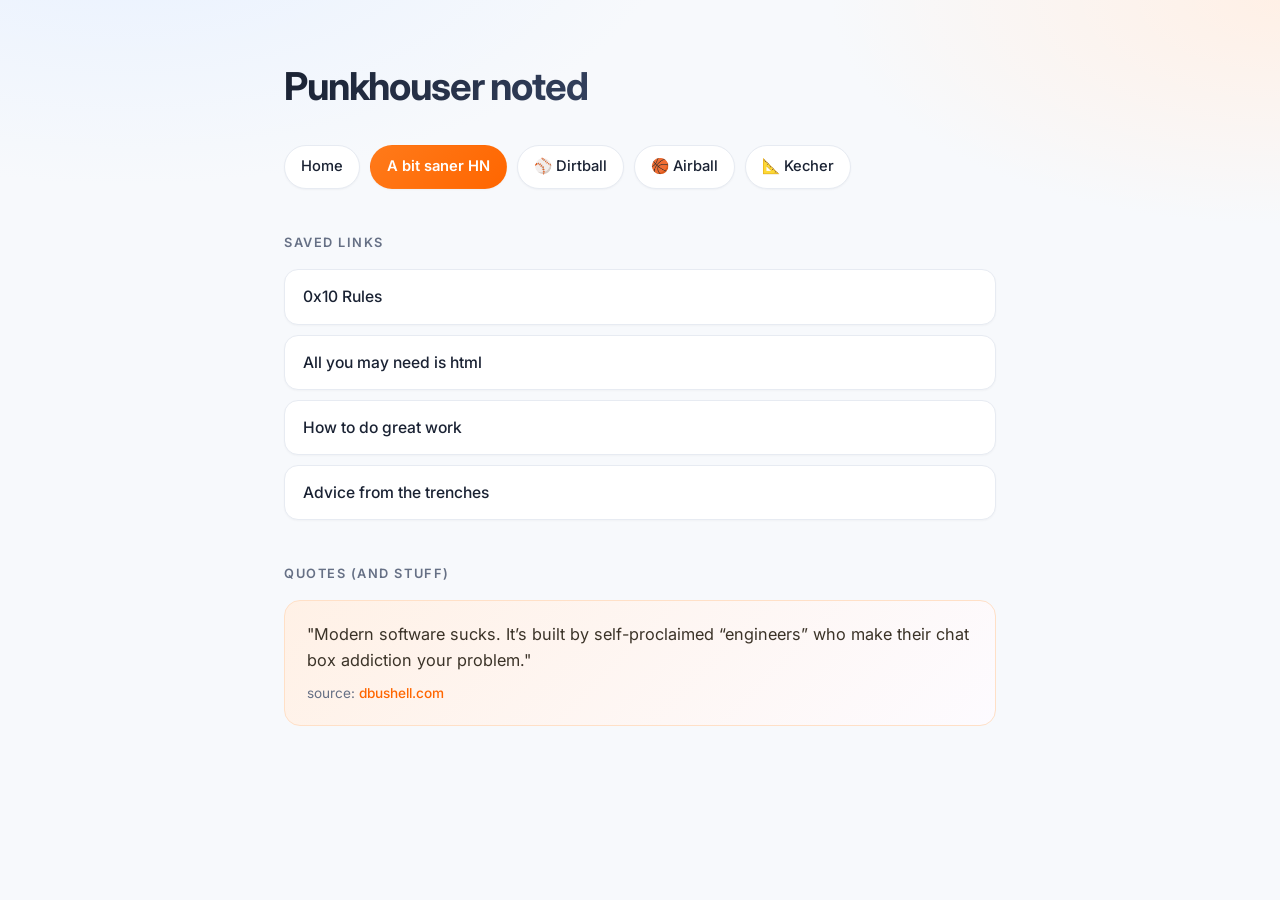
<file: index.html>
<!DOCTYPE html>
<html lang="en">
<head>
    <meta charset="UTF-8">
    <meta name="viewport" content="width=device-width, initial-scale=1.0">
    <title>Mumbo Jumbo</title>
    <link rel="preconnect" href="https://fonts.googleapis.com">
    <link rel="preconnect" href="https://fonts.gstatic.com" crossorigin>
    <link href="https://fonts.googleapis.com/css2?family=Inter:wght@400;500;600;700&display=swap" rel="stylesheet">
</head>
<style>
:root {
  --bg: #f7f9fc;
  --surface: #ffffff;
  --text: #1a2233;
  --muted: #667085;
  --accent: #ff6600;
  --accent-soft: #fff1e6;
  --border: #e7ebf2;
  --shadow: 0 1px 2px rgba(16, 24, 40, 0.04), 0 8px 24px rgba(16, 24, 40, 0.06);
}

* { box-sizing: border-box; }

body {
  margin: 0;
  min-height: 100vh;
  font-family: "Inter", -apple-system, BlinkMacSystemFont, "Segoe UI", Helvetica, Arial, sans-serif;
  color: var(--text);
  background:
    radial-gradient(1000px 500px at 10% -10%, #e8f1ff 0%, transparent 55%),
    radial-gradient(900px 450px at 100% 0%, #fff0e6 0%, transparent 50%),
    var(--bg);
  line-height: 1.6;
  -webkit-font-smoothing: antialiased;
}

.wrap {
  max-width: 760px;
  margin: 0 auto;
  padding: 56px 24px 80px;
}

h1 {
  font-size: 2.4rem;
  font-weight: 700;
  letter-spacing: -0.03em;
  margin: 0 0 28px;
  background: linear-gradient(120deg, #1a2233 0%, #3b4a6b 60%, var(--accent) 140%);
  -webkit-background-clip: text;
  background-clip: text;
  -webkit-text-fill-color: transparent;
}

nav ul {
  list-style: none;
  display: flex;
  flex-wrap: wrap;
  gap: 10px;
  padding: 0;
  margin: 0 0 44px;
}

nav a {
  display: inline-block;
  padding: 9px 16px;
  border-radius: 999px;
  font-size: 0.92rem;
  font-weight: 500;
  color: var(--text);
  text-decoration: none;
  background: var(--surface);
  border: 1px solid var(--border);
  box-shadow: 0 1px 2px rgba(16, 24, 40, 0.04);
  transition: transform 0.18s ease, box-shadow 0.18s ease, border-color 0.18s ease;
}

nav a:hover {
  transform: translateY(-2px);
  border-color: #d5dceb;
  box-shadow: var(--shadow);
}

nav a.orange-btn {
  background: linear-gradient(135deg, #ff7a1a, var(--accent));
  border-color: transparent;
  color: #fff;
  font-weight: 600;
}

nav a.orange-btn:hover {
  box-shadow: 0 10px 24px rgba(255, 102, 0, 0.28);
}

h2 {
  font-size: 0.8rem;
  font-weight: 600;
  text-transform: uppercase;
  letter-spacing: 0.12em;
  color: var(--muted);
  margin: 0 0 16px;
}

.links {
  display: grid;
  gap: 10px;
  margin-bottom: 44px;
}

.links a {
  display: block;
  padding: 14px 18px;
  border-radius: 14px;
  background: var(--surface);
  border: 1px solid var(--border);
  color: var(--text);
  text-decoration: none;
  font-size: 0.98rem;
  font-weight: 500;
  box-shadow: 0 1px 2px rgba(16, 24, 40, 0.03);
  transition: transform 0.18s ease, box-shadow 0.18s ease, border-color 0.18s ease;
}

.links a::after {
  content: "\2197";
  float: right;
  color: var(--accent);
  opacity: 0;
  transform: translateX(-4px);
  transition: opacity 0.18s ease, transform 0.18s ease;
}

.links a:hover {
  transform: translateY(-2px);
  border-color: #d5dceb;
  box-shadow: var(--shadow);
}

.links a:hover::after {
  opacity: 1;
  transform: translateX(0);
}

.quote {
  margin: 0;
  padding: 20px 22px;
  border-radius: 16px;
  background: linear-gradient(135deg, var(--accent-soft), #fdfbff);
  border: 1px solid #ffe0c7;
  font-size: 1.02rem;
  color: #3b3328;
}

.quote i {
  display: block;
  margin-top: 10px;
  font-size: 0.85rem;
  font-style: normal;
  color: var(--muted);
}

.quote a {
  color: var(--accent);
  text-decoration: none;
  font-weight: 500;
}

.quote a:hover { text-decoration: underline; }

@media (max-width: 520px) {
  .wrap { padding: 36px 18px 60px; }
  h1 { font-size: 1.9rem; }
}
</style>
<body>
    <div class="wrap">
        <h1>Punkhouser noted</h1>
        <nav>
            <ul>
                <li><a href="/">Home</a></li>
                <li><a class="orange-btn" href="/hn.html">A bit saner HN</a></li>
                <li><a href="/dirtball">⚾ Dirtball</a></li>
                <li><a href="/airball-pages">🏀 Airball</a></li>
                <li><a href="/kecher/">📐 Kecher</a></li>
            </ul>
        </nav>
        <h2>Saved links</h2>
        <div class="links">
            <a href="https://fabiensanglard.net/ilike/index.html">0x10 Rules</a>
            <a href="https://fabiensanglard.net/html/index.html">All you may need is html</a>
            <a href="https://www.paulgraham.com/greatwork.html">How to do great work</a>
            <a href="https://michael.orlitzky.com/articles/advice_from_the_trenches.xhtml">Advice from the trenches</a>
        </div>
        <h2>Quotes (and stuff)</h2>
        <blockquote class="quote">
            "Modern software sucks. It’s built by self-proclaimed “engineers” who make their chat box addiction your problem."
            <i>source: <a href="https://dbushell.com/2026/08/07/sublime-text/">dbushell.com</a></i>
        </blockquote>
    </div>
</body>
</html>
</file>
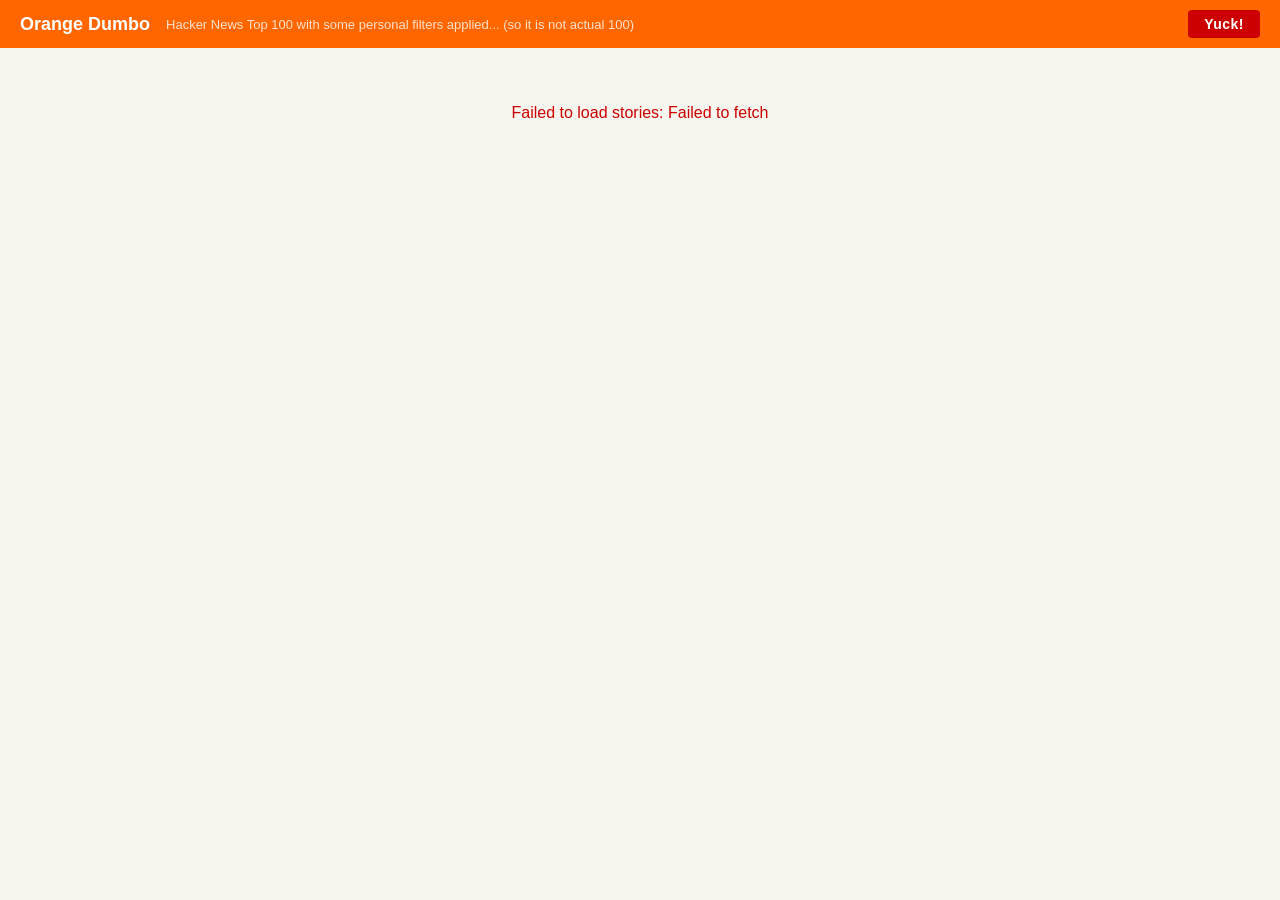
<file: hn.html>
<!DOCTYPE html>
<html lang="en">
<head>
<meta charset="UTF-8">
<meta name="viewport" content="width=device-width, initial-scale=1.0">
<title>Orange Dumbo — Hacker News Top 100 filtered</title>
<style>
* { margin: 0; padding: 0; box-sizing: border-box; }
body { font-family: -apple-system, BlinkMacSystemFont, "Segoe UI", Helvetica, Arial, sans-serif; background: #f6f6ef; color: #333; }
header { background: #ff6600; padding: 10px 20px; display: flex; align-items: center; gap: 16px; }
header h1 { font-size: 18px; color: #fff; }
header .subtitle { font-size: 13px; color: rgba(255,255,255,0.8); }
#yuck-btn {
  margin-left: auto;
  padding: 6px 16px;
  border: none;
  cursor: pointer;
  font-weight: 700;
  font-size: 14px;
  color: #fff;
  background: #c00;
  border-radius: 4px;
  letter-spacing: 0.5px;
  transition: background 0.15s;
}
#yuck-btn.yuck { background: #c00; }
#yuck-btn.serenity { background: #1a7f37; }
#status { font-size: 13px; color: #828282; padding: 8px 20px; }
#stories { max-width: 900px; margin: 0 auto; padding: 0 20px 40px; }
.story { display: grid; grid-template-columns: 36px 60px 1fr; gap: 0 10px; padding: 6px 0; border-bottom: 1px solid #e8e8e8; align-items: baseline; }
.rank { color: #828282; font-size: 13px; text-align: right; }
.score { color: #ff6600; font-size: 13px; font-weight: 600; text-align: right; }
.story-main { min-width: 0; }
.story-title a { color: #000; text-decoration: none; font-size: 14px; }
.story-title a:hover { text-decoration: underline; }
.story-title a:visited { color: #828282; }
.story-meta { font-size: 12px; color: #828282; margin-top: 2px; }
.story-meta a { color: #828282; text-decoration: none; }
.story-meta a:hover { text-decoration: underline; }
.hn-link { color: #ff6600 !important; }
.loading { text-align: center; padding: 40px; color: #828282; }
.error { text-align: center; padding: 40px; color: #c00; }

/* === Yuck mode: filtered-out stories — menacing & sinister === */
.story.yuck {
  background: linear-gradient(90deg, #1a0000, #2a0008, #1a0000);
  border-bottom: 1px solid #3a0000;
  padding: 8px 10px;
  margin: 4px 0;
  border-radius: 2px;
  animation: yuck-pulse 2.4s ease-in-out infinite;
}
.story.yuck .rank {
  color: #ff3333;
  font-weight: 700;
  text-shadow: 0 0 6px #ff0000, 0 0 2px #ff0000;
  transform: scaleY(1.3);
}
.story.yuck .score {
  color: #ff4444;
  text-shadow: 0 0 5px #cc0000;
  font-style: italic;
}
.story.yuck .story-title a {
  color: #ff1a1a;
  font-family: "Courier New", monospace;
  letter-spacing: 1.2px;
  text-shadow: 1px 1px 0 #000, 0 0 8px #660000;
  text-decoration: line-through;
  text-decoration-color: #cc0000;
  text-decoration-thickness: 2px;
}
.story.yuck .story-title a:hover {
  color: #ff6666;
  text-shadow: 0 0 12px #ff0000, 1px 1px 0 #000;
  letter-spacing: 2px;
}
.story.yuck .story-meta {
  color: #8a2a2a;
  font-style: italic;
  font-size: 11px;
  letter-spacing: 0.5px;
}
.story.yuck .story-meta a {
  color: #aa3333;
}
.story.yuck .hn-link {
  color: #ff3333 !important;
  text-shadow: 0 0 4px #660000;
}
@keyframes yuck-pulse {
  0%, 100% { box-shadow: inset 0 0 0 0 rgba(204,0,0,0); }
  50% { box-shadow: inset 3px 0 0 0 #cc0000, inset -3px 0 0 0 #cc0000; }
}
#stories.yuck-mode {
  background: repeating-linear-gradient(
    45deg,
    transparent,
    transparent 20px,
    rgba(102,0,0,0.03) 20px,
    rgba(102,0,0,0.03) 40px
  );
}
</style>
</head>
<body>
<header>
  <h1>Orange Dumbo</h1>
  <span class="subtitle">Hacker News Top 100 with some personal filters applied... (so it is not actual 100)</span>
  <button id="yuck-btn" class="yuck">Yuck!</button>
</header>
<div id="status">Loading stories...</div>
<div id="stories"></div>

<script>
const API = "https://hacker-news.firebaseio.com/v0";

const FILTER_KEYWORDS = ["llm", "openai", "codex", "claude", "anthropic", "token", "agent", "genai", "zig", "rust", "mythos", "sonnet", "gpt", "opus", "fable", "zed", "a.i.", "gemma", "glm", "kimi", "karpathy", "altman", "grok", "amodei", "crawl", "emacs" ];
const FILTER_PATTERNS = [/\bvibecod/i, /\bvibe[-\s]?cod/i, /\bAI\b/];
const FILTER_DOMAINS = ["anthropic.com", "openai.com", "simonwillison.net", "zed.dev"];
const LINUX_KEYWORDS = ["linux", "ubuntu", "debian", "fedora", "gentoo", "kernel", "bsd", "redhat"];
const AI_KEYWORDS = ["llm", "openai", "codex", "claude", "anthropic", "token", "agent", "genai", "sonnet", "gpt", "opus", "omarchy"];

function isLinuxAICombo(title) {
  const lower = title.toLowerCase();
  const hasLinux = LINUX_KEYWORDS.some(kw => lower.includes(kw));
  const hasAI = AI_KEYWORDS.some(kw => lower.includes(kw)) || FILTER_PATTERNS.some(p => p.test(title));
  return hasLinux && hasAI;
}

function isFiltered(item) {
  const title = item.title ?? "";
  if (isLinuxAICombo(title)) return false;
  if (FILTER_KEYWORDS.some(kw => title.toLowerCase().includes(kw))) return true;
  if (FILTER_PATTERNS.some(p => p.test(title))) return true;
  const domain = domainFrom(item.url || "");
  if (domain && FILTER_DOMAINS.includes(domain)) return true;
  return false;
}

async function fetchJSON(url) {
  const res = await fetch(url);
  if (!res.ok) throw new Error(`HTTP ${res.status}`);
  return res.json();
}

let allItems = [];
let showYuck = false;

async function loadStories() {
  const statusEl = document.getElementById("status");
  const container = document.getElementById("stories");
  statusEl.textContent = "Loading stories...";

  try {
    const ids = await fetchJSON(`${API}/topstories.json`);
    const top100 = ids.slice(0, 100);

    allItems = await Promise.all(
      top100.map(id => fetchJSON(`${API}/item/${id}.json`).catch(() => null))
    );

    render();
  } catch (err) {
    statusEl.textContent = "";
    container.innerHTML = `<div class="error">Failed to load stories: ${err.message}</div>`;
  }
}

function render() {
  const statusEl = document.getElementById("status");
  const container = document.getElementById("stories");
  const valid = allItems.filter(Boolean);

  if (showYuck) {
    const yuckItems = valid.filter(i => isFiltered(i));
    statusEl.textContent = `Showing ${yuckItems.length} filtered-out abominations · ${valid.length - yuckItems.length} spared · fetched at ${new Date().toLocaleTimeString()}`;
    container.className = "yuck-mode";
    container.innerHTML = "";
    yuckItems.forEach((item, i) => {
      container.appendChild(buildStoryEl(item, i + 1, true));
    });
  } else {
    const shown = valid.filter(i => !isFiltered(i)).length;
    statusEl.textContent = `Showing ${shown} of ${valid.length} stories · fetched at ${new Date().toLocaleTimeString()}`;
    container.className = "";
    container.innerHTML = "";
    let rank = 0;
    valid.forEach((item) => {
      if (isFiltered(item)) return;
      rank++;
      container.appendChild(buildStoryEl(item, rank, false));
    });
  }
}

function buildStoryEl(item, rank, yuck) {
  const score = item.score ?? 0;
  const title = item.title ?? "(no title)";
  const by = item.by ?? "unknown";
  const descendants = item.descendants ?? 0;
  const url = item.url;

  const storyURL = url || `https://news.ycombinator.com/item?id=${item.id}`;
  const commentsURL = `https://news.ycombinator.com/item?id=${item.id}`;
  const isSelf = !url;

  const div = document.createElement("div");
  div.className = yuck ? "story yuck" : "story";
  div.innerHTML = `
    <span class="rank">${rank}.</span>
    <span class="score">${score}pt</span>
    <div class="story-main">
      <div class="story-title">
        <a href="${escapeAttr(storyURL)}" ${!isSelf ? 'target="_blank" rel="noopener"' : ""}>${escapeHTML(title)}</a>
        ${!isSelf ? `<span class="story-meta">(${domainFrom(url)})</span>` : ""}
      </div>
      <div class="story-meta">
        by <a href="https://news.ycombinator.com/user?id=${escapeAttr(by)}">${escapeHTML(by)}</a> ·
        <a class="hn-link" href="${commentsURL}" target="_blank" rel="noopener">${descendants} comments</a>
      </div>
    </div>
  `;
  return div;
}

function toggleYuck() {
  const btn = document.getElementById("yuck-btn");
  showYuck = !showYuck;
  if (showYuck) {
    btn.textContent = "Serenity now";
    btn.className = "serenity";
  } else {
    btn.textContent = "Yuck!";
    btn.className = "yuck";
  }
  render();
}

document.addEventListener("DOMContentLoaded", () => {
  document.getElementById("yuck-btn").addEventListener("click", toggleYuck);
});

function domainFrom(url) {
  try { return new URL(url).hostname.replace(/^www\./, ""); }
  catch { return ""; }
}

function escapeHTML(s) {
  return s.replace(/&/g,"&amp;").replace(/</g,"&lt;").replace(/>/g,"&gt;").replace(/"/g,"&quot;");
}

function escapeAttr(s) {
  return s.replace(/&/g,"&amp;").replace(/"/g,"&quot;").replace(/</g,"&lt;").replace(/>/g,"&gt;");
}

loadStories();
</script>
</body>
</html>
</file>
